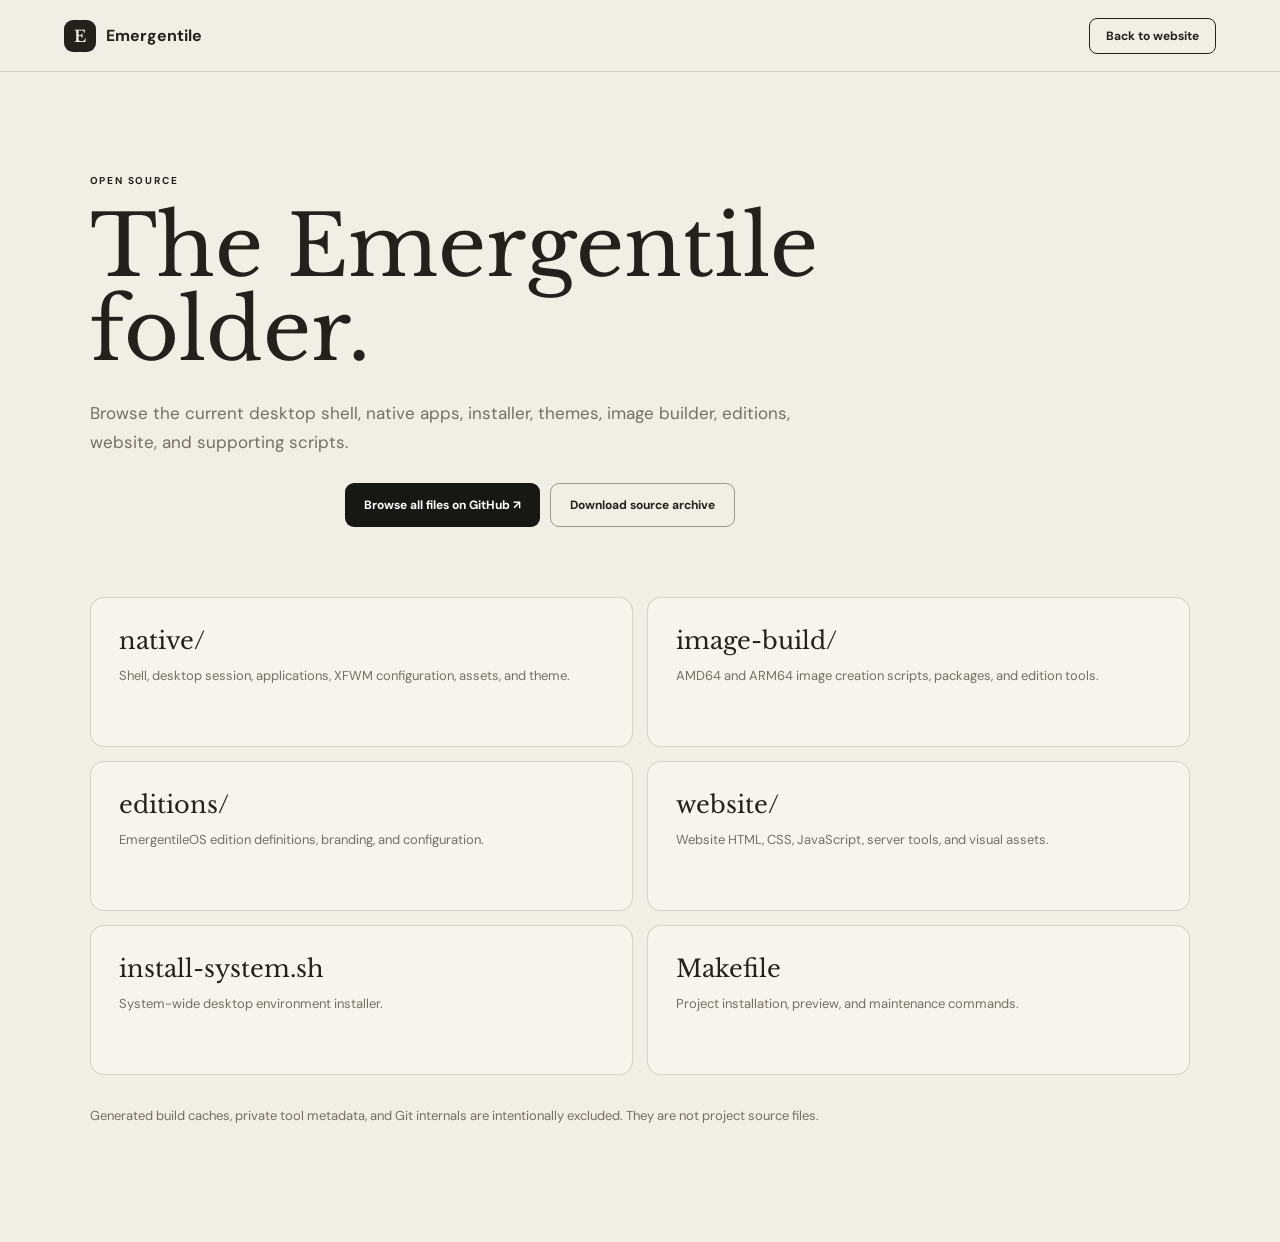
<file: Emergentile/index.html>
<!doctype html>
<html lang="en">
<head>
  <meta charset="utf-8">
  <meta name="viewport" content="width=device-width, initial-scale=1">
  <meta name="theme-color" content="#171714">
  <title>Emergentile Source</title>
  <link rel="icon" href="../favicon.svg" type="image/svg+xml">
  <script>document.documentElement.dataset.theme=localStorage.getItem('emergentile-theme')||(matchMedia('(prefers-color-scheme: dark)').matches?'dark':'light')</script>
  <link rel="stylesheet" href="../styles.css?v=9">
</head>
<body>
  <header class="nav"><a class="wordmark" href="../"><span class="mark">E</span><span>Emergentile</span></a><a class="nav-download" href="../">Back to website</a></header>
  <main class="source-page">
    <section class="source-head"><p class="kicker">OPEN SOURCE</p><h1>The Emergentile folder.</h1><p>Browse the current desktop shell, native apps, installer, themes, image builder, editions, website, and supporting scripts.</p><div class="hero-actions"><a class="button primary" href="https://github.com/Emergentile/emergentile.github.io/tree/main/Emergentile">Browse all files on GitHub ↗</a><a class="button secondary" href="../downloads/emergentilegui-1-source.tar.gz" download>Download source archive</a></div></section>
    <section class="source-grid">
      <a href="https://github.com/Emergentile/emergentile.github.io/tree/main/Emergentile/native"><b>native/</b><span>Shell, desktop session, applications, XFWM configuration, assets, and theme.</span></a>
      <a href="https://github.com/Emergentile/emergentile.github.io/tree/main/Emergentile/image-build"><b>image-build/</b><span>AMD64 and ARM64 image creation scripts, packages, and edition tools.</span></a>
      <a href="https://github.com/Emergentile/emergentile.github.io/tree/main/Emergentile/editions"><b>editions/</b><span>EmergentileOS edition definitions, branding, and configuration.</span></a>
      <a href="https://github.com/Emergentile/emergentile.github.io/tree/main/Emergentile/website"><b>website/</b><span>Website HTML, CSS, JavaScript, server tools, and visual assets.</span></a>
      <a href="https://github.com/Emergentile/emergentile.github.io/blob/main/Emergentile/install-system.sh"><b>install-system.sh</b><span>System-wide desktop environment installer.</span></a>
      <a href="https://github.com/Emergentile/emergentile.github.io/blob/main/Emergentile/Makefile"><b>Makefile</b><span>Project installation, preview, and maintenance commands.</span></a>
    </section>
    <p class="source-note">Generated build caches, private tool metadata, and Git internals are intentionally excluded. They are not project source files.</p>
  </main>
</body>
</html>
</file>
<file: styles.css>
@import url('https://fonts.googleapis.com/css2?family=DM+Sans:wght@400;500;600;700&family=Libre+Baskerville:ital@0;1&display=swap');
:root{--black:#171714;--paper:#f1eee5;--ink:#24211d;--muted:#746f66;--rust:#c96f51;--sage:#68796c;--line:rgba(36,33,29,.16);font-family:'DM Sans',sans-serif;color:var(--ink);background:var(--paper);scroll-behavior:smooth}*{box-sizing:border-box}body{margin:0;background:var(--paper)}a{color:inherit;text-decoration:none}.nav{height:72px;position:sticky;top:0;z-index:20;padding:0 clamp(24px,5vw,80px);display:flex;align-items:center;justify-content:space-between;background:rgba(241,238,229,.88);backdrop-filter:blur(18px);border-bottom:1px solid var(--line)}.wordmark{display:flex;align-items:center;gap:10px;font-weight:700}.mark{width:32px;height:32px;display:grid;place-items:center;color:var(--paper);background:var(--ink);border-radius:9px;font-family:'Libre Baskerville',serif}.nav nav{display:flex;gap:32px;font-size:13px;color:var(--muted)}.nav nav a:hover{color:var(--ink)}.nav-download{border:1px solid var(--ink);border-radius:8px;padding:9px 16px;font-size:12px;font-weight:700}.hero{min-height:calc(100vh - 72px);padding:clamp(70px,9vw,140px) clamp(24px,7vw,120px);display:grid;grid-template-columns:1fr 1.05fr;gap:8vw;align-items:center;background:radial-gradient(circle at 76% 42%,rgba(218,164,113,.65),transparent 27%),linear-gradient(125deg,#aab0a0,#d2b38d 53%,#aa6c59)}.kicker{font-size:10px;letter-spacing:.18em;font-weight:700;margin:0 0 18px}.hero h1,.intro h2,.downloads h2,.features h2{font:400 clamp(46px,6vw,86px)/.98 'Libre Baskerville',serif;margin:0}.hero h1 em{color:#f6d1af}.lead{max-width:540px;font-size:17px;line-height:1.7;margin:28px 0;color:#3d3933}.hero-actions{display:flex;gap:10px}.button{display:inline-flex;justify-content:center;align-items:center;border-radius:9px;padding:13px 19px;font-size:12px;font-weight:700}.primary{background:var(--black);color:white}.secondary{border:1px solid rgba(23,23,20,.4)}.desktop-preview{aspect-ratio:1.45;border:8px solid rgba(245,241,232,.55);border-radius:20px;padding:14px;position:relative;background:linear-gradient(130deg,#63776b,#d0ae82 58%,#a05e50);box-shadow:0 35px 80px rgba(40,30,25,.3);transform:perspective(900px) rotateY(-4deg)}.preview-bar{height:29px;border-radius:9px;padding:0 10px;display:flex;align-items:center;justify-content:space-between;background:rgba(246,241,232,.9);font-size:8px}.preview-bar i{width:40px;height:6px;border-radius:5px;background:var(--ink)}.preview-title{position:absolute;inset:0;display:grid;place-items:center;color:white;font:28px 'Libre Baskerville',serif}.preview-dock{position:absolute;bottom:18px;left:50%;transform:translateX(-50%);display:flex;gap:7px;background:rgba(246,241,232,.92);padding:7px;border-radius:11px}.preview-dock b{width:31px;height:31px;display:grid;place-items:center;border-radius:8px;background:#ded8cc}.intro,.downloads,.features{padding:110px clamp(24px,7vw,120px)}.intro>h2,.features>h2{font-size:clamp(40px,5vw,67px);margin-bottom:55px}.edition-grid{display:grid;grid-template-columns:1fr 1fr;gap:18px}.edition{min-height:540px;border:1px solid var(--line);border-radius:18px;padding:36px;position:relative;background:#f7f4ed}.edition.dark-card{background:var(--black);color:#f7f4ed}.edition-number{position:absolute;right:30px;top:26px;font:italic 20px 'Libre Baskerville';opacity:.35}.edition-icon{width:70px;height:70px;border-radius:18px;display:grid;place-items:center;margin-bottom:38px;font:30px 'Libre Baskerville'}.edition-icon.warm{color:white;background:linear-gradient(135deg,var(--sage),var(--rust))}.edition-icon.dark{color:var(--ink);background:var(--paper)}.edition h3,.download-block h3{font:36px 'Libre Baskerville';margin:0 0 16px}.edition>p:not(.kicker){line-height:1.7;color:var(--muted)}.dark-card>p:not(.kicker){color:#aaa49a}.edition ul{list-style:none;padding:20px 0;margin:20px 0;border-top:1px solid currentColor;border-bottom:1px solid currentColor}.edition li{padding:8px 0;font-size:13px}.edition li:before{content:'✓';margin-right:10px;color:var(--rust)}.text-link{font-weight:700;font-size:13px}.text-link span{margin-left:12px}.downloads{background:#ded8ca}.section-head{display:grid;grid-template-columns:1fr 1fr;gap:50px;align-items:end;margin-bottom:50px}.section-head h2{font-size:clamp(40px,5vw,67px)}.section-head>p{line-height:1.7;color:var(--muted)}.download-block{padding:28px 32px;border-radius:14px;background:#f5f1e8;display:flex;align-items:center;justify-content:space-between}.download-block h3{font-size:27px;margin:7px 0}.download-block p{margin:0;color:var(--muted);font-size:12px}.platform{font-size:9px;letter-spacing:.13em;font-weight:700;color:var(--rust)}.download-actions{display:flex;align-items:center;gap:15px}.checksum{font-size:10px;text-decoration:underline}.install-command{margin:12px 0 38px;padding:20px 24px;border-radius:12px;background:var(--black);color:#f6f1e8;display:flex;justify-content:space-between;align-items:center}.install-command span{display:block;font-size:9px;letter-spacing:.15em;color:#a7a096;margin-bottom:9px}.install-command code{font-size:12px;line-height:1.7}.install-command button{border:1px solid #777168;background:none;color:white;border-radius:8px;padding:10px 15px;cursor:pointer}.os-table{border-radius:14px;overflow:hidden;background:#f5f1e8}.os-row{display:grid;grid-template-columns:1.5fr 1fr 1fr;align-items:center;min-height:80px;padding:0 28px;border-bottom:1px solid var(--line)}.os-row:last-child{border:0}.os-row span{display:flex;flex-direction:column}.os-row small{color:var(--muted);margin-top:4px}.os-row a{font-size:12px;font-weight:700;text-decoration:underline}.os-heading{min-height:45px;background:#cbc3b4;text-transform:uppercase;font-size:9px;letter-spacing:.13em;font-weight:700}.recommended{box-shadow:inset 4px 0 var(--rust)}.arm-note{font-size:11px;color:var(--muted)}.features{background:#f3f0e8}.feature-grid{display:grid;grid-template-columns:repeat(3,1fr);gap:35px}.feature-grid article{border-top:1px solid var(--line);padding-top:25px}.feature-grid article>b{color:var(--rust);font-size:22px}.feature-grid h3{font:24px 'Libre Baskerville';margin:22px 0 10px}.feature-grid p{font-size:13px;line-height:1.7;color:var(--muted)}footer{background:var(--black);color:#f5f1e8;padding:55px clamp(24px,7vw,120px);display:flex;align-items:center;justify-content:space-between;font-size:11px}.toast{position:fixed;left:50%;bottom:25px;transform:translate(-50%,100px);background:var(--black);color:white;padding:11px 18px;border-radius:9px;font-size:12px;transition:.25s}.toast.show{transform:translate(-50%,0)}.unavailable{opacity:.42;pointer-events:none}.unavailable:after{content:' · Build pending';font-size:9px}
@media(max-width:850px){.nav nav{display:none}.hero{grid-template-columns:1fr}.desktop-preview{transform:none}.edition-grid,.section-head,.feature-grid{grid-template-columns:1fr}.edition{min-height:0}.download-block{align-items:flex-start;gap:25px}.os-row{grid-template-columns:1.2fr 1fr 1fr;padding:0 15px}footer{flex-direction:column;gap:20px}.hero h1{font-size:49px}}
@media(max-width:540px){.hero-actions,.download-block,.download-actions,.install-command{flex-direction:column;align-items:stretch}.download-actions .button{text-align:center}.os-row{grid-template-columns:1fr;gap:13px;padding:18px}.os-heading{display:none}}
.unavailable{cursor:not-allowed}.unavailable:after{content:' · Not built on this server'}
.hero{grid-template-columns:minmax(0,760px);justify-content:center;text-align:center}.hero-copy{display:flex;flex-direction:column;align-items:center}.hero-actions{justify-content:center}
.about-project{padding:110px clamp(24px,7vw,120px);display:grid;grid-template-columns:minmax(0,.9fr) minmax(420px,1.1fr);gap:clamp(42px,7vw,110px);align-items:center;background:var(--black);color:#f5f1e8}.about-project h2{max-width:700px;font:400 clamp(38px,4.7vw,64px)/1.06 'Libre Baskerville',serif;margin:0}.about-intro{max-width:570px;margin:28px 0 0;color:#aaa49a;font-size:15px;line-height:1.7}.about-copy{min-width:0;padding:clamp(26px,3vw,42px);border:1px solid rgba(255,255,255,.13);border-radius:18px;background:rgba(255,255,255,.055);font-size:14px;line-height:1.75;color:#c9c4bb}.about-copy>p{margin:0 0 18px}.about-copy>p strong{color:#fff}.founder{display:flex;align-items:center;gap:16px;padding-bottom:24px;margin-bottom:24px;border-bottom:1px solid rgba(255,255,255,.13)}.founder-mark{width:58px;height:58px;flex:0 0 58px;display:grid;place-items:center;border-radius:16px;background:linear-gradient(135deg,var(--sage),var(--rust));color:#fff;font:20px 'Libre Baskerville',serif}.founder>span:last-child{display:flex;flex-direction:column}.founder small{font-size:9px;letter-spacing:.16em;color:#c96f51}.founder strong{margin:3px 0 1px;color:#fff;font:22px 'Libre Baskerville',serif}.founder em{font-size:11px;font-style:normal;color:#8f8980}.about-belief{font:italic 17px/1.55 'Libre Baskerville',serif;color:#f5f1e8;padding:20px 0;border-top:1px solid rgba(255,255,255,.13);border-bottom:1px solid rgba(255,255,255,.13)}.about-contact{margin-top:5px;background:#f5f1e8;color:var(--ink)}.about-contact span{margin-left:12px}@media(max-width:900px){.about-project{grid-template-columns:1fr}.about-copy{max-width:680px}}@media(max-width:540px){.about-project{padding-top:75px;padding-bottom:75px}.about-copy{padding:24px}.about-project h2{font-size:38px}}
.nav-actions{display:flex;align-items:center;gap:10px}.theme-toggle{width:38px;height:38px;border:1px solid var(--line);border-radius:9px;background:transparent;color:var(--ink);font-size:18px;line-height:1;cursor:pointer}.theme-toggle:hover{background:rgba(127,127,127,.12)}
html[data-theme="dark"]{--paper:#151513;--ink:#f2eee5;--muted:#aaa49a;--line:rgba(255,255,255,.14);color-scheme:dark}html[data-theme="dark"] body{background:#151513}html[data-theme="dark"] .nav{background:rgba(21,21,19,.88)}html[data-theme="dark"] .hero{background:radial-gradient(circle at 50% 35%,rgba(201,111,81,.3),transparent 32%),linear-gradient(135deg,#26302a,#28231e 55%,#3b2420)}html[data-theme="dark"] .lead{color:#c8c1b7}html[data-theme="dark"] .secondary{border-color:rgba(255,255,255,.4)}html[data-theme="dark"] .primary{background:#f1eee5;color:#171714}html[data-theme="dark"] .intro,html[data-theme="dark"] .features{background:#191917}html[data-theme="dark"] .edition,html[data-theme="dark"] .download-block,html[data-theme="dark"] .os-table{background:#22221f}html[data-theme="dark"] .edition.dark-card{background:#0d0d0c}html[data-theme="dark"] .downloads{background:#11110f}html[data-theme="dark"] .install-command,html[data-theme="dark"] footer,html[data-theme="dark"] .about-project{background:#080808}html[data-theme="dark"] .os-heading{background:#30302c}html[data-theme="dark"] .about-contact{background:#f5f1e8;color:#24211d}@media(max-width:540px){.nav-actions{gap:6px}.nav-download{padding-left:11px;padding-right:11px}}
.contribute{padding:90px clamp(24px,7vw,120px);display:grid;grid-template-columns:.85fr 1.15fr;gap:clamp(35px,7vw,100px);align-items:center;background:#ded8ca}.contribute h2{margin:0 0 18px;font:400 clamp(38px,4.7vw,64px)/1.05 'Libre Baskerville',serif}.contribute>div>p:last-child{max-width:560px;color:var(--muted);line-height:1.7}.contribute-form{padding:28px;border-radius:16px;background:#f5f1e8;border:1px solid var(--line)}.contribute-form label{display:block;margin-bottom:10px;font-size:12px;font-weight:700}.contribute-form>div{display:grid;grid-template-columns:auto minmax(100px,1fr) auto;align-items:center;border:1px solid var(--line);border-radius:10px;background:var(--paper);overflow:hidden}.contribute-form>div>span{padding-left:15px;color:var(--muted)}.contribute-form input{min-width:0;padding:14px 8px;border:0;outline:0;background:transparent;color:var(--ink);font:inherit}.contribute-form button{margin:5px;border:0;cursor:pointer}.contribute-form small{display:block;margin-top:12px;color:var(--muted);line-height:1.5}html[data-theme="dark"] .contribute{background:#11110f}html[data-theme="dark"] .contribute-form{background:#22221f}@media(max-width:800px){.contribute{grid-template-columns:1fr}}@media(max-width:600px){.contribute-form>div{grid-template-columns:auto 1fr}.contribute-form button{grid-column:1/-1;margin:5px}.contribute-form{padding:18px}}
.contribute{grid-template-columns:minmax(0,760px);justify-content:center;gap:32px;text-align:center}.contribute>div>p:last-child{margin-left:auto;margin-right:auto}.contribute-form{width:100%;text-align:left}.contribute-form>div{grid-template-columns:auto minmax(180px,1fr) max-content}.contribute-form button{white-space:nowrap}.contribute-form input:focus{box-shadow:inset 0 -2px var(--rust)}@media(max-width:650px){.contribute{text-align:left}.contribute-form>div{grid-template-columns:auto minmax(0,1fr)}.contribute-form button{grid-column:1/-1;width:calc(100% - 10px)}}
.guest-link{display:flex;align-items:center;gap:9px}.guest-link img{display:block}.guests-page{min-height:calc(100vh - 72px);display:grid;place-items:center;padding:50px 24px;background:radial-gradient(circle at 50% 30%,rgba(218,164,113,.55),transparent 32%),linear-gradient(125deg,#aab0a0,#d2b38d 53%,#aa6c59)}.guests-card{width:min(100%,680px);padding:clamp(30px,6vw,64px);text-align:center;border:1px solid rgba(255,255,255,.4);border-radius:22px;background:rgba(245,241,232,.9);box-shadow:0 30px 80px rgba(40,30,25,.25);backdrop-filter:blur(18px)}.guests-card h1{margin:0;font:400 clamp(40px,6vw,68px)/1.02 'Libre Baskerville',serif}.guests-card>p:not(.kicker){margin:24px auto;color:var(--muted);line-height:1.7}.guest-counter{display:block;margin:30px auto}.guest-counter img{display:block;margin:auto;min-height:28px}.guests-card small{display:block;margin-top:20px;color:var(--muted);line-height:1.5}html[data-theme="dark"] .guests-page{background:radial-gradient(circle at 50% 30%,rgba(201,111,81,.3),transparent 32%),linear-gradient(135deg,#26302a,#28231e 55%,#3b2420)}html[data-theme="dark"] .guests-card{background:rgba(25,25,23,.92)}@media(max-width:850px){.guest-link{order:2}}
.owner-toggle{margin:14px 0 0;background:transparent;color:var(--ink);cursor:pointer}.visitor-counter:not([src]){display:none}
.source-page{min-height:calc(100vh - 72px);padding:clamp(60px,8vw,110px) clamp(24px,7vw,120px);background:var(--paper)}.source-head{max-width:900px}.source-head h1{margin:0;font:400 clamp(46px,7vw,84px)/1 'Libre Baskerville',serif}.source-head>p:not(.kicker){max-width:720px;margin:26px 0;color:var(--muted);font-size:17px;line-height:1.7}.source-grid{margin-top:70px;display:grid;grid-template-columns:repeat(2,minmax(0,1fr));gap:14px}.source-grid>a{display:flex;flex-direction:column;gap:10px;min-height:150px;padding:28px;border:1px solid var(--line);border-radius:14px;background:#f7f4ed;transition:transform .2s,border-color .2s}.source-grid>a:hover{transform:translateY(-2px);border-color:var(--rust)}.source-grid b{font:24px 'Libre Baskerville',serif}.source-grid span,.source-note{color:var(--muted);font-size:13px;line-height:1.65}.source-note{margin-top:30px}html[data-theme="dark"] .source-page{background:#151513}html[data-theme="dark"] .source-grid>a{background:#22221f}@media(max-width:700px){.source-grid{grid-template-columns:1fr}.source-head .hero-actions{flex-direction:column;align-items:stretch}}

/* Leave room between stacked download cards. */
.download-block + .download-block { margin-top: 16px; }

/* KoffieChess promo */
.chess-promo{margin:36px clamp(24px,7vw,120px);padding:28px;display:flex;align-items:center;gap:28px;background:#243e36;color:#faf5e9;border:1px solid #496154;border-radius:18px}
.chess-promo-art{width:104px;height:104px;flex:0 0 104px;display:grid;place-items:center;border-radius:12px;background:conic-gradient(#bdd09f 25%,#829969 0 50%,#bdd09f 0 75%,#829969 0);background-size:52px 52px}
.chess-promo-art span{font:80px/1 Georgia,serif;color:#172a23;text-shadow:0 2px 0 #e4edd4}
.chess-promo-copy{flex:1;min-width:0}.chess-promo-label{margin:0 0 10px;font-size:10px;font-weight:700;letter-spacing:.12em;color:#c5d8ae}
.chess-promo h2{margin:0;font:400 clamp(23px,2.5vw,34px)/1.2 'Libre Baskerville',serif}.chess-promo-copy>p:last-child{margin:12px 0 0;max-width:550px;font-size:14px;line-height:1.6;color:#e0e7d8}
.chess-promo-actions{display:flex;flex-direction:column;align-items:center;gap:12px}.chess-promo-actions .button{background:#d8e6bd;color:#1b3027;gap:22px;white-space:nowrap}.chess-promo-actions .button:hover{background:#ebf3db}.chess-promo-actions .button:focus-visible{outline:3px solid #fff;outline-offset:4px}.chess-promo-actions>span{font-size:11px;color:#e0e7d8;text-align:center}
@media(max-width:1000px){.chess-promo{flex-wrap:wrap}.chess-promo-actions{width:100%;align-items:flex-start}}
@media(max-width:540px){.chess-promo{padding:24px;gap:20px}.chess-promo-art{width:72px;height:72px;flex-basis:72px;background-size:36px 36px}.chess-promo-art span{font-size:58px}.chess-promo-copy{flex-basis:100%}.chess-promo-actions{align-items:stretch}}
</file>
